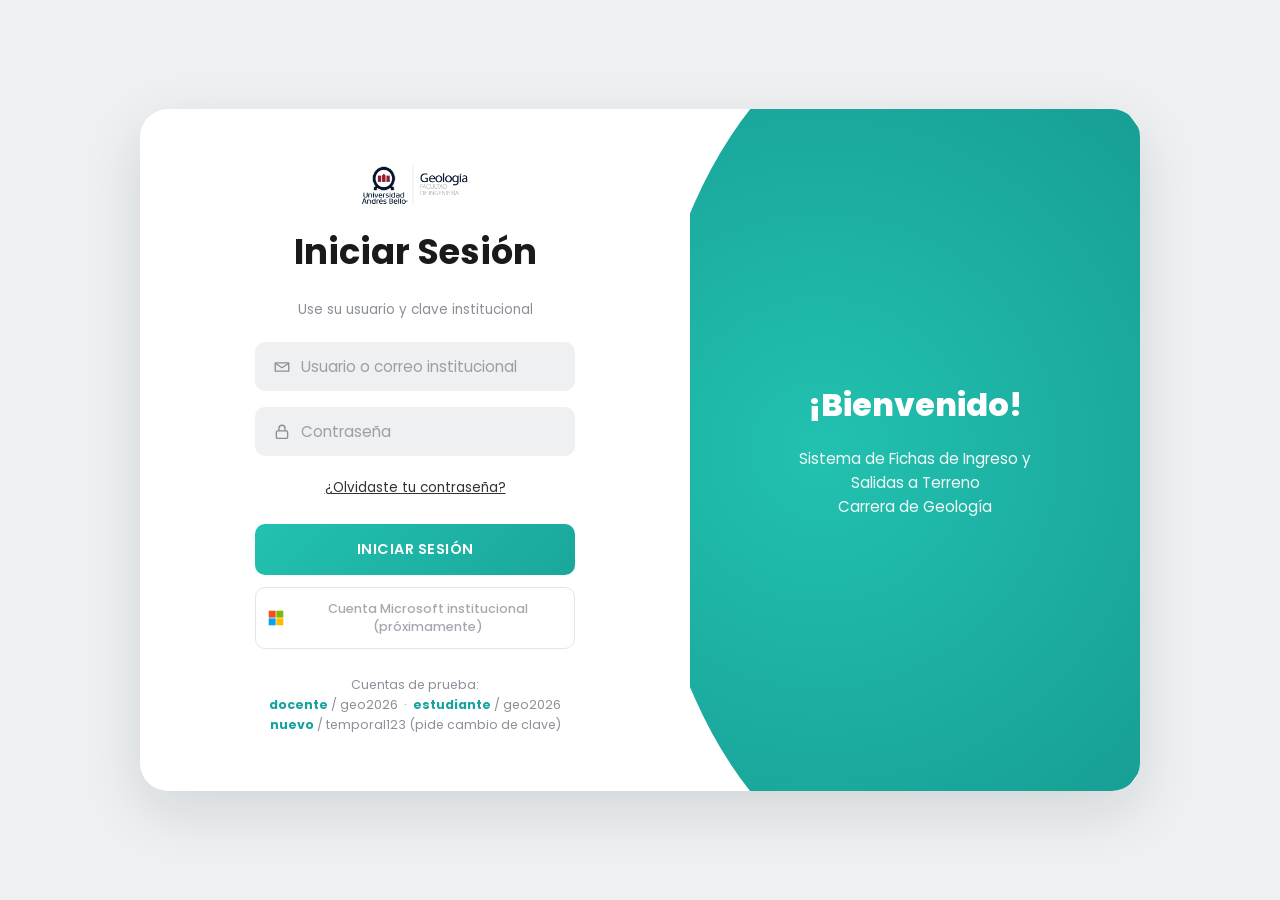
<file: proyecto geo/index.html>
<!DOCTYPE html>
<html lang="es">
<head>
  <meta charset="UTF-8">
  <meta name="viewport" content="width=device-width, initial-scale=1.0">
  <title>Iniciar Sesión - Geología UNAB</title>
  <link rel="preconnect" href="https://fonts.googleapis.com">
  <link rel="preconnect" href="https://fonts.gstatic.com" crossorigin>
  <link href="https://fonts.googleapis.com/css2?family=Poppins:wght@400;500;600;700;800&display=swap" rel="stylesheet">
  <link rel="stylesheet" href="css/login.css">
</head>
<body>

  <div class="login-container">

    <div class="form-side">
      <img class="brand-logo" src="image/fi-1.png" alt="Geología UNAB">

      <!-- PASO 1: CREDENCIALES (HU 49) -->
      <div id="paso-credenciales">
        <h1>Iniciar Sesión</h1>
        <p class="subtitle">Use su usuario y clave institucional</p>

        <form id="login-form" novalidate>
          <div class="input-group">
            <svg class="field-icon" viewBox="0 0 24 24" fill="none" stroke="currentColor" stroke-width="1.8"><path d="M3 6.5h18v11H3z" stroke-linejoin="round"/><path d="m3 7 9 6 9-6" stroke-linejoin="round"/></svg>
            <input type="text" id="usuario" name="usuario" placeholder="Usuario o correo institucional" autocomplete="username" required>
          </div>

          <div class="input-group">
            <svg class="field-icon" viewBox="0 0 24 24" fill="none" stroke="currentColor" stroke-width="1.8"><rect x="4.5" y="10.5" width="15" height="10" rx="1.5"/><path d="M8 10.5V7a4 4 0 0 1 8 0v3.5"/></svg>
            <input type="password" id="clave" name="clave" placeholder="Contraseña" autocomplete="current-password" required>
          </div>

          <p class="form-error" id="login-error"></p>

          <a href="#" class="forgot-link" id="forgot-link">¿Olvidaste tu contraseña?</a>

          <button type="submit" class="btn-login">INICIAR SESIÓN</button>

          <!-- HU 51: requiere registrar la app en Azure AD / Microsoft Entra ID -->
          <button type="button" class="btn-microsoft" id="btn-microsoft" disabled
                  title="Requiere registrar la aplicación en Azure AD / Microsoft Entra ID">
            <svg viewBox="0 0 23 23" aria-hidden="true"><rect x="1" y="1" width="10" height="10" fill="#f25022"/><rect x="12" y="1" width="10" height="10" fill="#7fba00"/><rect x="1" y="12" width="10" height="10" fill="#00a4ef"/><rect x="12" y="12" width="10" height="10" fill="#ffb900"/></svg>
            Cuenta Microsoft institucional (próximamente)
          </button>
        </form>

        <p class="demo-hint">
          Cuentas de prueba:<br>
          <strong>docente</strong> / geo2026 &nbsp;·&nbsp; <strong>estudiante</strong> / geo2026<br>
          <strong>nuevo</strong> / temporal123 (pide cambio de clave)
        </p>
      </div>

      <!-- PASO 2: CAMBIO DE CLAVE INICIAL (HU 50) -->
      <div id="paso-cambio-clave" class="oculto">
        <h1>Cambia tu clave</h1>
        <p class="subtitle">Es tu primer ingreso: debes definir una clave personal antes de continuar.</p>

        <form id="cambio-clave-form" novalidate>
          <div class="input-group">
            <svg class="field-icon" viewBox="0 0 24 24" fill="none" stroke="currentColor" stroke-width="1.8"><rect x="4.5" y="10.5" width="15" height="10" rx="1.5"/><path d="M8 10.5V7a4 4 0 0 1 8 0v3.5"/></svg>
            <input type="password" id="clave-nueva" placeholder="Nueva contraseña" autocomplete="new-password" required>
          </div>

          <div class="input-group">
            <svg class="field-icon" viewBox="0 0 24 24" fill="none" stroke="currentColor" stroke-width="1.8"><rect x="4.5" y="10.5" width="15" height="10" rx="1.5"/><path d="M8 10.5V7a4 4 0 0 1 8 0v3.5"/></svg>
            <input type="password" id="clave-repetir" placeholder="Repetir contraseña" autocomplete="new-password" required>
          </div>

          <p class="form-hint">Mínimo 8 caracteres, con al menos una letra y un número.</p>
          <p class="form-error" id="cambio-error"></p>

          <button type="submit" class="btn-login">GUARDAR Y CONTINUAR</button>
          <button type="button" class="btn-plain" id="btn-cancelar-cambio">Cancelar</button>
        </form>
      </div>
    </div>

    <div class="welcome-side">
      <div class="welcome-content">
        <h2>¡Bienvenido!</h2>
        <p>Sistema de Fichas de Ingreso y Salidas a Terreno<br>Carrera de Geología</p>
      </div>
    </div>

  </div>

  <script src="scripts/datos.js"></script>
  <script src="scripts/login.js"></script>
</body>
</html>
</file>
<file: proyecto geo/css/login.css>
* {
  margin: 0;
  padding: 0;
  box-sizing: border-box;
}

body {
  min-height: 100vh;
  display: flex;
  align-items: center;
  justify-content: center;
  background: #eef0f2;
  font-family: 'Poppins', 'Segoe UI', sans-serif;
  padding: 24px;
}

.login-container {
  position: relative;
  width: 100%;
  max-width: 1000px;
  min-height: 560px;
  background: #ffffff;
  border-radius: 28px;
  box-shadow: 0 20px 60px rgba(20, 30, 40, 0.12);
  display: flex;
  overflow: hidden;
  opacity: 0;
  transform: scale(0.88);
  animation: cardPop 0.7s cubic-bezier(0.22, 1, 0.36, 1) forwards;
}

@keyframes cardPop {
  to {
    opacity: 1;
    transform: scale(1);
  }
}

@keyframes fadeInUp {
  from {
    opacity: 0;
    transform: translateY(16px);
  }
  to {
    opacity: 1;
    transform: translateY(0);
  }
}

.form-side {
  flex: 1 1 55%;
  display: flex;
  flex-direction: column;
  align-items: center;
  justify-content: center;
  padding: 56px 48px;
  text-align: center;
}

/* Cada paso (credenciales / cambio de clave) ocupa el ancho de la columna */
#paso-credenciales,
#paso-cambio-clave {
  width: 100%;
  display: flex;
  flex-direction: column;
  align-items: center;
}

.oculto {
  display: none !important;
}

.brand-logo {
  width: 110px;
  height: auto;
  object-fit: contain;
  margin-bottom: 18px;
  opacity: 0;
  animation: fadeInUp 0.6s ease 0.15s forwards;
}

.form-side h1 {
  font-size: 2.2rem;
  font-weight: 700;
  color: #1a1a1a;
  margin-bottom: 22px;
  opacity: 0;
  animation: fadeInUp 0.6s ease 0.25s forwards;
}

.social-icons {
  display: flex;
  gap: 14px;
  margin-bottom: 22px;
  opacity: 0;
  animation: fadeInUp 0.6s ease 0.4s forwards;
}

.icon-btn {
  width: 40px;
  height: 40px;
  border-radius: 50%;
  border: 1px solid #e2e5e9;
  background: #fff;
  display: flex;
  align-items: center;
  justify-content: center;
  cursor: pointer;
  color: #2b2b2b;
  transition: transform 0.15s ease, box-shadow 0.15s ease, color 0.15s ease;
}

.icon-btn svg {
  width: 18px;
  height: 18px;
}

.icon-btn:hover {
  color: #17a2a0;
  box-shadow: 0 4px 10px rgba(0, 0, 0, 0.08);
  transform: translateY(-2px);
}

.subtitle {
  font-size: 0.85rem;
  color: #8a8f98;
  margin-bottom: 22px;
  opacity: 0;
  animation: fadeInUp 0.6s ease 0.5s forwards;
}

#login-form,
#cambio-clave-form {
  width: 100%;
  max-width: 320px;
  display: flex;
  flex-direction: column;
  align-items: center;
}

/* Mensajes de validación */
.form-error {
  display: none;
  width: 100%;
  font-size: 0.82rem;
  color: #c0392b;
  background: #fdecea;
  border-radius: 8px;
  padding: 9px 12px;
  margin-bottom: 12px;
  text-align: left;
}

.form-hint {
  width: 100%;
  font-size: 0.78rem;
  color: #8a8f98;
  text-align: left;
  margin-bottom: 12px;
}

.demo-hint {
  margin-top: 26px;
  font-size: 0.78rem;
  line-height: 1.6;
  color: #8a8f98;
  opacity: 0;
  animation: fadeInUp 0.6s ease 1s forwards;
}

.demo-hint strong {
  color: #17a2a0;
}

/* Acceso con cuenta Microsoft — HU 51, pendiente de Azure AD */
.btn-microsoft {
  width: 100%;
  margin-top: 12px;
  padding: 12px;
  display: flex;
  align-items: center;
  justify-content: center;
  gap: 10px;
  border: 1px solid #e2e5e9;
  border-radius: 10px;
  background: #fff;
  color: #5a6068;
  font-family: inherit;
  font-size: 0.8rem;
  font-weight: 500;
  cursor: pointer;
  opacity: 0;
  animation: fadeInUp 0.6s ease 0.95s forwards;
}

.btn-microsoft svg {
  width: 16px;
  height: 16px;
  flex-shrink: 0;
}

.btn-microsoft:disabled {
  cursor: not-allowed;
  color: #a4a9b0;
}

.btn-plain {
  margin-top: 12px;
  border: none;
  background: none;
  color: #8a8f98;
  font-family: inherit;
  font-size: 0.85rem;
  text-decoration: underline;
  cursor: pointer;
}

.btn-plain:hover {
  color: #17a2a0;
}

.input-group {
  width: 100%;
  display: flex;
  align-items: center;
  gap: 10px;
  background: #eef0f2;
  border-radius: 10px;
  padding: 13px 18px;
  margin-bottom: 16px;
  opacity: 0;
  animation: fadeInUp 0.6s ease forwards;
}

.input-group:nth-of-type(1) {
  animation-delay: 0.6s;
}

.input-group:nth-of-type(2) {
  animation-delay: 0.7s;
}

.field-icon {
  width: 18px;
  height: 18px;
  flex-shrink: 0;
  color: #8a8f98;
}

.input-group input {
  flex: 1;
  border: none;
  background: transparent;
  outline: none;
  font-family: inherit;
  font-size: 0.95rem;
  color: #333;
}

.input-group input::placeholder {
  color: #9aa0a8;
}

.forgot-link {
  align-self: center;
  font-size: 0.85rem;
  color: #333;
  text-decoration: underline;
  margin: 6px 0 26px;
  opacity: 0;
  animation: fadeInUp 0.6s ease 0.8s forwards;
}

.forgot-link:hover {
  color: #17a2a0;
}

.btn-login {
  width: 100%;
  padding: 15px;
  border: none;
  border-radius: 10px;
  background: linear-gradient(135deg, #22c1b0, #1aa79c);
  color: #fff;
  font-family: inherit;
  font-weight: 600;
  font-size: 0.9rem;
  letter-spacing: 0.5px;
  cursor: pointer;
  opacity: 0;
  animation: fadeInUp 0.6s ease 0.9s forwards;
  transition: opacity 0.15s ease, transform 0.15s ease;
}

.btn-login:hover {
  opacity: 0.92 !important;
  transform: translateY(-1px);
}

.btn-login:active {
  transform: translateY(0);
}

.welcome-side {
  flex: 1 1 45%;
  position: relative;
  background: #ffffff;
  display: flex;
  align-items: center;
  justify-content: center;
  overflow: hidden;
}

.welcome-side::before {
  content: "";
  position: absolute;
  top: 50%;
  left: -10%;
  width: 130%;
  height: 130%;
  background: radial-gradient(circle at 30% 50%, #22c1b0, #14958c);
  border-radius: 50%;
  --circle-pos: translateY(-50%);
  transform: var(--circle-pos) scale(0);
  animation: circleForm 0.8s cubic-bezier(0.34, 1.56, 0.64, 1) 0.3s forwards;
}

@keyframes circleForm {
  to {
    transform: var(--circle-pos) scale(1);
  }
}

.welcome-content {
  position: relative;
  z-index: 1;
  max-width: 320px;
  text-align: center;
  color: #fff;
  padding: 0 32px;
  opacity: 0;
  animation: fadeInUp 0.6s ease 0.85s forwards;
}

.welcome-content h2 {
  font-size: 2rem;
  font-weight: 800;
  margin-bottom: 18px;
}

.welcome-content p {
  font-size: 0.95rem;
  line-height: 1.6;
  opacity: 0.95;
}

@media (max-width: 820px) {
  .login-container {
    flex-direction: column-reverse;
    min-height: auto;
  }

  .welcome-side {
    min-height: 260px;
  }

  .welcome-side::before {
    top: -20%;
    left: 50%;
    width: 160%;
    height: 160%;
    --circle-pos: translateX(-50%);
  }

  .form-side {
    padding: 40px 28px;
  }
}

@media (prefers-reduced-motion: reduce) {
  .login-container,
  .form-side h1,
  .social-icons,
  .subtitle,
  .input-group,
  .forgot-link,
  .btn-login,
  .brand-logo,
  .btn-microsoft,
  .demo-hint,
  .welcome-side::before,
  .welcome-content {
    animation: none !important;
    opacity: 1 !important;
    transform: none !important;
  }
}
</file>
<file: proyecto geo/css/styles.css>
/* ==============================================================
   TEMA OSCURO Y LAYOUT BASE
   ============================================================== */
:root {
    --bg-dark: #eaf6f3;
    --sidebar-bg: #d5ece6;
    --card-bg: #ffffff;
    --card-bg-light: #e3f5f0;
    --text-main: #1f3d3a;
    --text-muted: #5c7d78;
    --border-color: #bfe3da;
    
    --unab-red: #A90429;
    --accent-blue: #45b3a5;
    --accent-hover: #2f9c8c;
}

body {
    background-color: var(--bg-dark);
    font-family: Arial, Helvetica, sans-serif;
    color: var(--text-main);
    margin: 0;
    padding: 0;
    display: flex;
    flex-direction: column;
    height: 100vh;
    overflow: hidden;
}

/* Layout que contiene la barra lateral y el contenido */
.app-layout {
    display: flex;
    flex: 1;
    overflow: hidden;
}

/* ================== BARRA LATERAL ================== */
.sidebar {
    width: 85px;
    background-color: var(--sidebar-bg);
    border-right: 1px solid var(--border-color);
    display: flex;
    flex-direction: column;
    align-items: center;
    z-index: 10;
}

.sidebar-logo {
    width: 100%;
    margin-bottom: 2rem;
    padding: 12px 8px 0 8px;
    box-sizing: border-box;
    display: flex;
    justify-content: center;
}

.sidebar-logo img {
    width: 100%;
    height: auto;
    object-fit: contain;
}

.sidebar-menu {
    list-style: none;
    padding: 0;
    margin: 0;
    width: 100%;
}

.sidebar-menu li {
    display: flex;
    flex-direction: column;
    align-items: center;
    padding: 1rem 0;
    color: var(--text-muted);
    cursor: pointer;
    transition: background-color 0.2s, color 0.2s;
    font-size: 0.75rem;
}

.sidebar-menu li:hover, .sidebar-menu li.active {
    background-color: var(--card-bg-light);
    color: var(--text-main);
}

.sidebar-menu li.active {
    border-left: 3px solid var(--accent-blue);
}

.icon-placeholder {
    font-size: 1.5rem;
    margin-bottom: 0.3rem;
}

.account-avatar {
    background-color: var(--accent-blue);
    color: white;
    width: 30px;
    height: 30px;
    border-radius: 50%;
    display: flex;
    align-items: center;
    justify-content: center;
    font-size: 1rem;
    font-weight: bold;
}

/* ================== CONTENIDO PRINCIPAL ================== */
.main-content {
    flex: 1;
    overflow-y: auto;
    padding: 0;
    position: relative;
}

.top-header {
    padding: 1.5rem 3rem;
    border-bottom: 1px solid var(--border-color);
    background-color: var(--bg-dark);
    position: sticky;
    top: 0;
    z-index: 5;
    display: flex;
    align-items: center;
    justify-content: space-between;
    gap: 1rem;
}

.page-title {
    margin: 0;
    font-size: 1.8rem;
    font-weight: bold;
}

.dashboard-container {
    max-width: 1100px;
    margin: 2rem auto;
    padding: 0 2rem 4rem 2rem;
}

/* ================== VISTAS (SPA) ================== */
.hidden-view {
    display: none !important;
}

.active-view {
    display: block;
    animation: fadeIn 0.4s ease-in-out;
}

@keyframes fadeIn {
    from { opacity: 0; transform: translateY(10px); }
    to { opacity: 1; transform: translateY(0); }
}

/* ================== WIZARD HEADER ================== */
.wizard-header {
    display: flex;
    justify-content: space-between;
    margin-bottom: 2rem;
    background: var(--card-bg);
    padding: 1rem 2rem;
    border-radius: 8px;
    border: 1px solid var(--border-color);
}

.step {
    color: var(--text-muted);
    font-weight: 600;
    font-size: 0.9rem;
}

.step.active {
    color: var(--accent-blue);
    border-bottom: 2px solid var(--accent-blue);
    padding-bottom: 5px;
}

/* ================== TARJETAS Y FORMULARIO ================== */
.form-card {
    background: var(--card-bg);
    padding: 2.5rem;
    border-radius: 12px;
    border: 1px solid var(--border-color);
    box-shadow: 0 4px 15px rgba(69,179,165,0.15);
}

.text-center {
    text-align: center;
}

.subtitle {
    color: var(--text-muted);
    margin-bottom: 2rem;
    font-size: 0.95rem;
}

.form-grid {
    display: grid;
    grid-template-columns: 1fr 1fr;
    gap: 1.5rem;
}

.form-group {
    display: flex;
    flex-direction: column;
}

.full-width {
    grid-column: span 2;
}

label {
    font-weight: 600;
    font-size: 0.85rem;
    margin-bottom: 0.5rem;
    color: var(--text-muted);
}

input, select, textarea {
    padding: 0.75rem;
    background-color: var(--bg-dark);
    color: var(--text-main);
    border: 1px solid var(--border-color);
    border-radius: 6px;
    font-size: 1rem;
    transition: border-color 0.2s;
    font-family: inherit;
    box-sizing: border-box;
}

input:focus, select:focus, textarea:focus {
    outline: none;
    border-color: var(--accent-blue);
    background-color: #ffffff;
}

.radio-group-inline {
    display: flex;
    gap: 1.5rem;
    margin-top: 0.5rem;
}

.radio-group-inline label {
    display: flex;
    align-items: center;
    gap: 0.5rem;
    color: var(--text-main);
    font-weight: normal;
    cursor: pointer;
}

/* ================== BOTONES ================== */
.form-actions {
    margin-top: 2rem;
    display: flex;
    gap: 1rem;
}

.btn-primary {
    background-color: var(--accent-blue);
    color: white;
    padding: 0.75rem 1.5rem;
    border: none;
    border-radius: 6px;
    font-weight: bold;
    font-size: 1rem;
    cursor: pointer;
    transition: background-color 0.2s;
}

.btn-primary:hover { background-color: var(--accent-hover); }

.btn-secondary {
    background-color: transparent;
    color: var(--text-main);
    padding: 0.75rem 1.5rem;
    border: 1px solid var(--border-color);
    border-radius: 6px;
    font-weight: bold;
    font-size: 1rem;
    cursor: pointer;
    transition: background-color 0.2s;
}

.btn-secondary:hover { background-color: var(--card-bg-light); }

/* ================== TABLAS Y DECLARACIÓN ================== */
.matrix-table-container {
    overflow-x: auto;
    margin-top: 1.5rem;
    border-radius: 8px;
    border: 1px solid var(--border-color);
}

.matrix-table {
    width: 100%;
    border-collapse: collapse;
    text-align: left;
}

.matrix-table th {
    background-color: var(--card-bg-light);
    color: var(--text-main);
    padding: 1rem;
    text-align: center;
    border-bottom: 2px solid var(--border-color);
}

.matrix-table th.th-empty {
    background-color: transparent;
    border: none;
}

.matrix-table td {
    padding: 1rem;
    border-bottom: 1px solid var(--border-color);
    background-color: var(--bg-dark);
}

.matrix-table tbody tr:nth-child(even) td { background-color: #f2faf8; }
.matrix-table tbody tr:hover td { background-color: #dbf1ec; }

.matrix-table .question-text {
    width: 60%;
    color: var(--text-main);
}

.matrix-table .radio-cell {
    text-align: center;
    vertical-align: middle;
}

.declaracion-jurada {
    margin-top: 2rem;
    padding: 1.5rem;
    background-color: var(--card-bg-light);
    border-left: 4px solid var(--unab-red);
    border-radius: 4px;
}

.declaracion-jurada h3 { margin-top: 0; color: var(--text-main); }
.declaracion-jurada p { color: var(--text-muted); line-height: 1.5; }

.footer-text {
    color: #4b5563;
    font-size: 0.85rem;
    font-weight: 500;
}

/* La pantalla de inicio de sesión vive en index.html + css/login.css */

/* ==============================================================
   NAVEGACIÓN ENTRE SECCIONES
   ============================================================== */
.section-hidden {
    display: none !important;
}

/* ==============================================================
   CALENDARIO
   ============================================================== */
.calendar-header {
    display: flex;
    align-items: center;
    justify-content: space-between;
    margin-bottom: 1.5rem;
}

.calendar-titulo {
    margin: 0;
    color: var(--text-main);
    text-transform: capitalize;
}

.calendar-nav-btn {
    padding: 0.5rem 1rem;
}

.calendar-grid {
    display: grid;
    grid-template-columns: repeat(7, 1fr);
    gap: 0.5rem;
}

.calendar-weekday {
    text-align: center;
    font-weight: 600;
    font-size: 0.8rem;
    color: var(--text-muted);
    padding-bottom: 0.5rem;
}

.calendar-day {
    min-height: 70px;
    padding: 0.5rem;
    background-color: var(--bg-dark);
    border: 1px solid var(--border-color);
    border-radius: 6px;
    cursor: pointer;
    transition: background-color 0.2s, border-color 0.2s;
}

.calendar-day:hover {
    background-color: var(--card-bg-light);
}

.calendar-day-empty {
    background: none;
    border: none;
    cursor: default;
}

.calendar-day.today {
    border-color: var(--accent-blue);
    border-width: 2px;
}

.calendar-day.selected {
    background-color: var(--card-bg-light);
    border-color: var(--accent-blue);
}

.calendar-day-number {
    font-weight: 600;
    color: var(--text-main);
    font-size: 0.9rem;
}

.calendar-day-events {
    display: flex;
    gap: 4px;
    margin-top: 0.5rem;
}

.event-dot {
    width: 6px;
    height: 6px;
    border-radius: 50%;
    background-color: var(--accent-blue);
    display: inline-block;
}

.day-panel h3 {
    margin-top: 0;
    color: var(--text-main);
}

.day-events-list {
    list-style: none;
    padding: 0;
    margin: 0 0 1rem 0;
}

.day-event-item {
    display: flex;
    align-items: center;
    justify-content: space-between;
    padding: 0.6rem 0.8rem;
    background-color: var(--bg-dark);
    border: 1px solid var(--border-color);
    border-radius: 6px;
    margin-bottom: 0.5rem;
    color: var(--text-main);
}

.day-event-delete {
    background: none;
    border: none;
    color: var(--unab-red);
    font-size: 1.2rem;
    line-height: 1;
    cursor: pointer;
    padding: 0 0.25rem;
}

.day-event-empty {
    color: var(--text-muted);
    font-size: 0.9rem;
    padding: 0.5rem 0;
}

.day-add-event {
    display: flex;
    gap: 0.75rem;
}

.day-add-event input {
    flex: 1;
}

/* ==============================================================
   CABECERA: USUARIO Y NOTIFICACIONES
   ============================================================== */
.header-actions {
    display: flex;
    align-items: center;
    gap: 1rem;
}

.user-chip {
    font-size: 0.85rem;
    color: var(--text-muted);
    background-color: var(--card-bg-light);
    border-radius: 999px;
    padding: 0.4rem 0.9rem;
}

.bell-btn {
    position: relative;
    background: none;
    border: 1px solid var(--border-color);
    border-radius: 50%;
    width: 40px;
    height: 40px;
    font-size: 1.1rem;
    cursor: pointer;
    background-color: var(--card-bg);
}

.bell-btn:hover { background-color: var(--card-bg-light); }

.bell-badge {
    position: absolute;
    top: -4px;
    right: -4px;
    min-width: 18px;
    height: 18px;
    padding: 0 4px;
    border-radius: 9px;
    background-color: var(--unab-red);
    color: #fff;
    font-size: 0.7rem;
    font-weight: bold;
    display: flex;
    align-items: center;
    justify-content: center;
}

.notif-panel {
    display: none;
    position: absolute;
    top: calc(100% - 0.5rem);
    right: 3rem;
    width: 340px;
    max-height: 380px;
    overflow-y: auto;
    background-color: var(--card-bg);
    border: 1px solid var(--border-color);
    border-radius: 10px;
    box-shadow: 0 8px 24px rgba(31, 61, 58, 0.15);
    z-index: 20;
}

.notif-panel.abierto { display: block; }

.notif-panel-head {
    display: flex;
    align-items: center;
    justify-content: space-between;
    padding: 0.9rem 1rem;
    border-bottom: 1px solid var(--border-color);
}

.notif-panel ul {
    list-style: none;
    margin: 0;
    padding: 0;
}

.notif-item {
    padding: 0.75rem 1rem;
    border-bottom: 1px solid var(--border-color);
    font-size: 0.85rem;
    display: flex;
    flex-direction: column;
    gap: 0.25rem;
}

.notif-item.no-leida { background-color: var(--card-bg-light); }

.notif-fecha {
    color: var(--text-muted);
    font-size: 0.75rem;
}

.notif-vacia {
    padding: 1.25rem 1rem;
    color: var(--text-muted);
    font-size: 0.85rem;
    text-align: center;
}

.link-btn {
    background: none;
    border: none;
    color: var(--accent-blue);
    font-size: 0.8rem;
    cursor: pointer;
    text-decoration: underline;
    padding: 0;
}

/* ==============================================================
   AVISOS EMERGENTES
   ============================================================== */
.toast-stack {
    position: fixed;
    right: 1.5rem;
    bottom: 1.5rem;
    display: flex;
    flex-direction: column;
    gap: 0.6rem;
    z-index: 100;
}

.toast {
    background-color: var(--text-main);
    color: #fff;
    padding: 0.85rem 1.1rem;
    border-radius: 8px;
    font-size: 0.88rem;
    max-width: 360px;
    box-shadow: 0 6px 18px rgba(31, 61, 58, 0.25);
    animation: toastIn 0.25s ease;
}

.toast-exito { background-color: #1d7a5f; }
.toast-error { background-color: var(--unab-red); }
.toast-info  { background-color: #2f6d8c; }
.toast.saliendo { opacity: 0; transition: opacity 0.3s ease; }

@keyframes toastIn {
    from { opacity: 0; transform: translateY(10px); }
    to   { opacity: 1; transform: translateY(0); }
}

/* ==============================================================
   PANELES, FILTROS Y TABLAS DE DATOS
   ============================================================== */
.panel-head {
    display: flex;
    flex-wrap: wrap;
    align-items: center;
    justify-content: space-between;
    gap: 1rem;
    margin-bottom: 1.25rem;
}

.panel-head h2 {
    margin: 0;
    font-size: 1.3rem;
}

.filtros {
    display: flex;
    flex-wrap: wrap;
    gap: 0.6rem;
}

.filtros select,
.filtros input {
    padding: 0.5rem 0.7rem;
    font-size: 0.85rem;
}

.tabla-scroll {
    overflow-x: auto;
    border: 1px solid var(--border-color);
    border-radius: 8px;
}

.data-table {
    width: 100%;
    border-collapse: collapse;
    font-size: 0.88rem;
}

.data-table th {
    background-color: var(--card-bg-light);
    text-align: left;
    padding: 0.75rem 0.9rem;
    font-weight: 600;
    white-space: nowrap;
}

.data-table td {
    padding: 0.7rem 0.9rem;
    border-top: 1px solid var(--border-color);
    vertical-align: top;
}

.data-table tbody tr:hover td { background-color: #f2faf8; }

.data-table tr.fila-critica td { background-color: #fdf0f2; }
.data-table tr.fila-critica:hover td { background-color: #fbe4e8; }

.tabla-vacia {
    text-align: center;
    color: var(--text-muted);
    padding: 1.5rem !important;
}

.btn-tabla {
    background-color: var(--accent-blue);
    color: #fff;
    border: none;
    border-radius: 6px;
    padding: 0.4rem 0.75rem;
    font-size: 0.8rem;
    cursor: pointer;
    white-space: nowrap;
}

.btn-tabla:hover { background-color: var(--accent-hover); }
.btn-tabla-peligro { background-color: var(--unab-red); }
.btn-tabla-peligro:hover { background-color: #8b0322; }

.motivos {
    margin: 0;
    padding-left: 1.1rem;
    color: var(--text-muted);
}

/* Etiquetas de estado y riesgo */
.badge {
    display: inline-block;
    padding: 0.25rem 0.6rem;
    border-radius: 999px;
    font-size: 0.75rem;
    font-weight: 600;
    white-space: nowrap;
}

.badge-critico     { background-color: #fadbe1; color: #8b0322; }
.badge-atencion    { background-color: #fdf0d5; color: #8a5a00; }
.badge-normal      { background-color: #d8f0e6; color: #1d7a5f; }
.badge-sin-ficha   { background-color: #e6e9ec; color: #5c7d78; }
.badge-enviada     { background-color: #dbeefb; color: #21618c; }
.badge-actualizada { background-color: #d8f0e6; color: #1d7a5f; }

/* ==============================================================
   TARJETAS DE INDICADORES (DASHBOARD)
   ============================================================== */
.stat-grid {
    display: grid;
    grid-template-columns: repeat(auto-fit, minmax(180px, 1fr));
    gap: 1rem;
    margin-bottom: 1.5rem;
}

.stat-card {
    background-color: var(--card-bg);
    border: 1px solid var(--border-color);
    border-left: 4px solid var(--accent-blue);
    border-radius: 8px;
    padding: 1.1rem 1.25rem;
}

.stat-card.stat-critico { border-left-color: var(--unab-red); }

.stat-valor {
    font-size: 2rem;
    font-weight: bold;
    color: var(--text-main);
    line-height: 1.1;
}

.stat-etiqueta {
    font-size: 0.85rem;
    color: var(--text-muted);
    margin-top: 0.25rem;
}

.stat-detalle {
    font-size: 0.75rem;
    color: var(--text-muted);
    margin-top: 0.15rem;
}

/* ==============================================================
   CARGA DE LISTADOS
   ============================================================== */
.carga-box {
    background-color: var(--card-bg-light);
    border: 1px dashed var(--border-color);
    border-radius: 8px;
    padding: 1.1rem 1.25rem;
    margin-bottom: 1.25rem;
}

.carga-controles {
    display: flex;
    flex-wrap: wrap;
    align-items: center;
    gap: 0.75rem;
}

.carga-box code {
    background-color: #fff;
    padding: 0.1rem 0.35rem;
    border-radius: 4px;
}

/* ==============================================================
   ESTADO DE LA FICHA Y VALIDACIONES
   ============================================================== */
.ficha-estado {
    background-color: var(--card-bg-light);
    border-left: 4px solid var(--accent-blue);
    border-radius: 8px;
    padding: 0.9rem 1.1rem;
    margin-bottom: 1.5rem;
    font-size: 0.9rem;
}

.form-error-box {
    background-color: #fdf0f2;
    border-left: 4px solid var(--unab-red);
    color: #8b0322;
    padding: 0.85rem 1rem;
    border-radius: 6px;
    margin-top: 1.5rem;
    font-size: 0.9rem;
}

.campo-invalido {
    border-color: var(--unab-red) !important;
}

/* ==============================================================
   DETALLE DE FICHA Y REPORTES (VISTA IMPRIMIBLE)
   ============================================================== */
.detalle-encabezado {
    display: flex;
    align-items: center;
    gap: 1.25rem;
    padding-bottom: 1rem;
    border-bottom: 2px solid var(--border-color);
    margin-bottom: 1.5rem;
}

.detalle-encabezado img {
    width: 80px;
    height: auto;
    object-fit: contain;
}

.detalle-encabezado h2 {
    margin: 0;
    font-size: 1.4rem;
}

.detalle-encabezado .subtitle { margin: 0.25rem 0 0 0; }

.detalle-titulo {
    margin: 1.75rem 0 0.75rem 0;
    padding-bottom: 0.4rem;
    border-bottom: 1px solid var(--border-color);
    font-size: 1.05rem;
    color: var(--text-main);
}

.detalle-grid {
    display: grid;
    grid-template-columns: repeat(auto-fit, minmax(240px, 1fr));
    gap: 0.9rem 1.5rem;
}

.detalle-item {
    display: flex;
    flex-direction: column;
    gap: 0.15rem;
}

.detalle-label {
    font-size: 0.75rem;
    text-transform: uppercase;
    letter-spacing: 0.04em;
    color: var(--text-muted);
}

.detalle-valor { font-size: 0.95rem; }

.detalle-lista {
    margin: 0;
    padding-left: 1.2rem;
    font-size: 0.9rem;
    line-height: 1.7;
}

.detalle-sub {
    color: var(--text-muted);
    font-size: 0.82rem;
}

.detalle-vacio {
    color: var(--text-muted);
    font-size: 0.9rem;
    font-style: italic;
}

.detalle-pie {
    margin-top: 2rem;
    padding-top: 0.75rem;
    border-top: 1px solid var(--border-color);
    color: var(--text-muted);
    font-size: 0.8rem;
}

/* ==============================================================
   IMPRESIÓN / EXPORTACIÓN A PDF
   ============================================================== */
@media print {
    body {
        height: auto;
        overflow: visible;
        background: #fff;
    }

    .app-layout,
    .main-content {
        overflow: visible;
        display: block;
        height: auto;
    }

    .sidebar,
    .top-header,
    .toast-stack,
    .no-print,
    .notif-panel {
        display: none !important;
    }

    .dashboard-container {
        max-width: none;
        margin: 0;
        padding: 0;
    }

    .form-card {
        border: none;
        box-shadow: none;
        padding: 0;
    }

    /* Al imprimir un reporte solo se conserva su tarjeta de detalle */
    body.imprimir-reporte #seccion-reportes > .form-card:not(#reporte-detalle-card) {
        display: none !important;
    }
}
</file>
